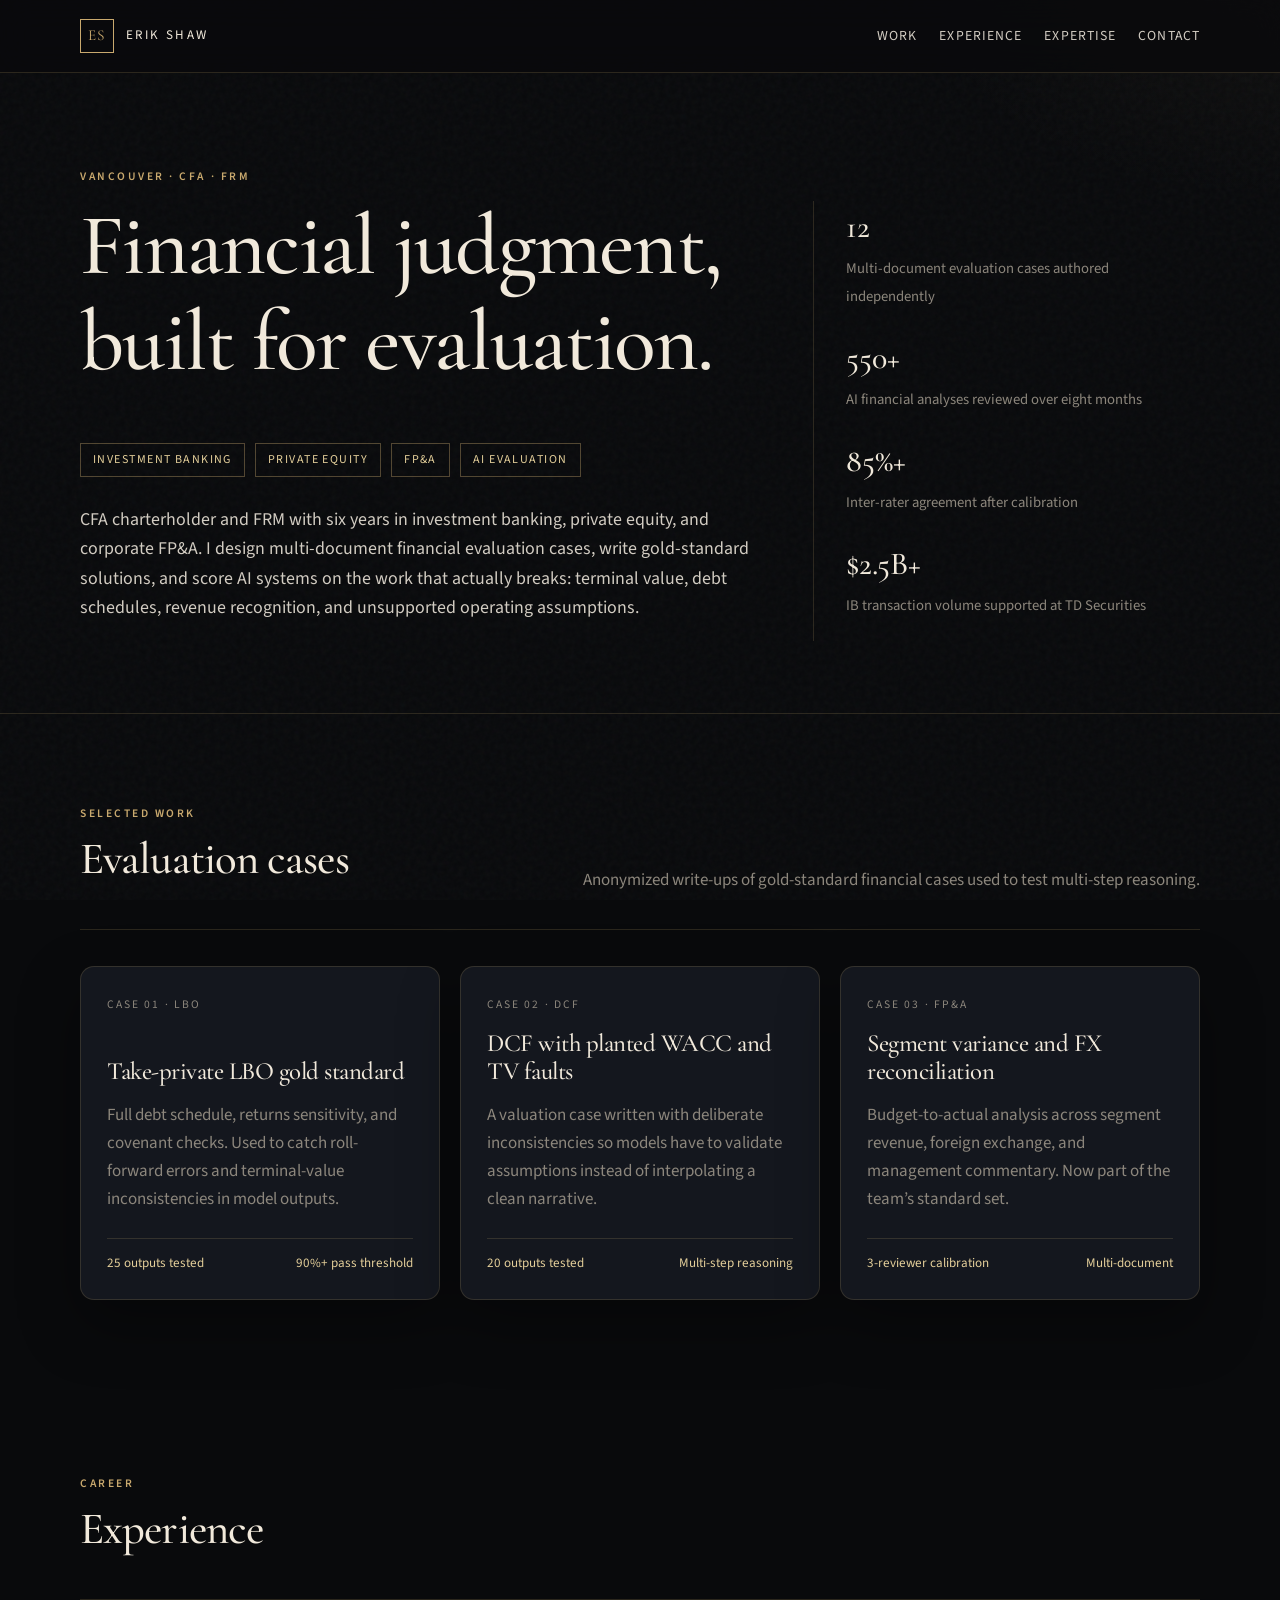
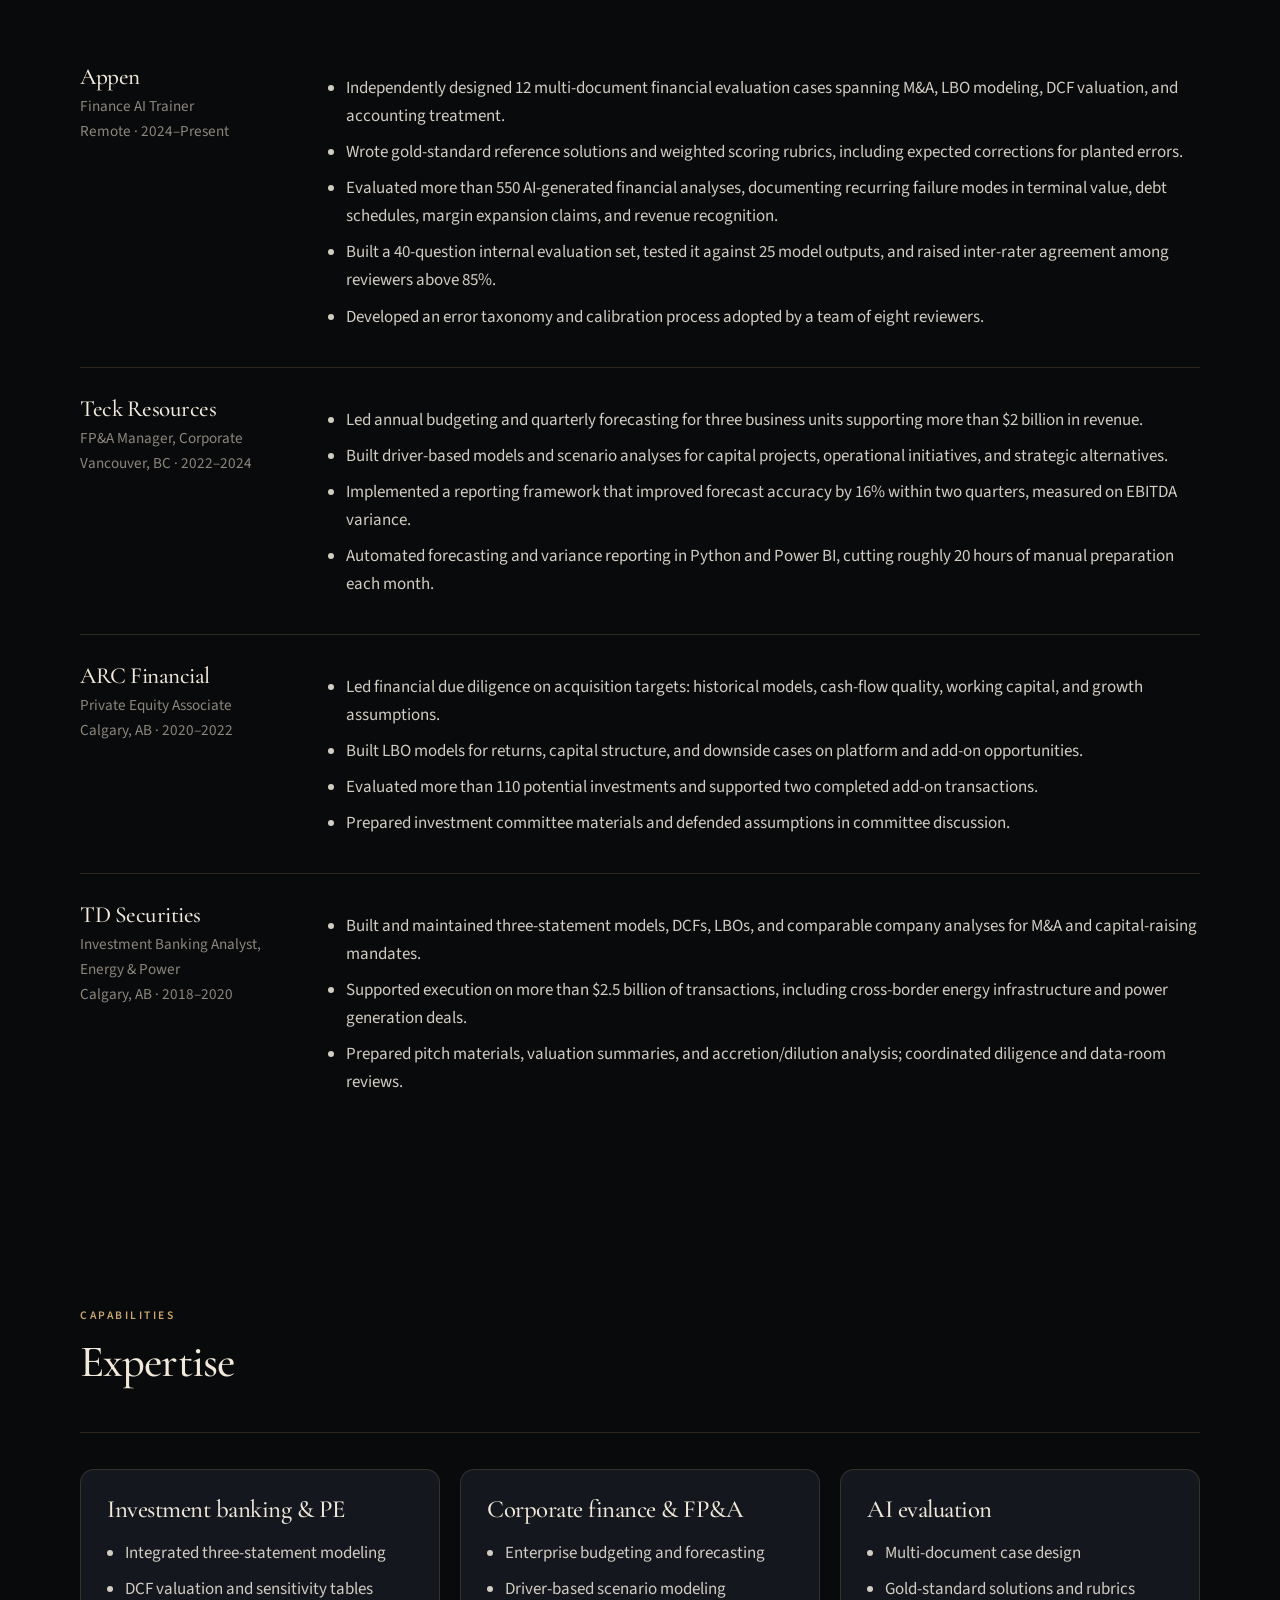
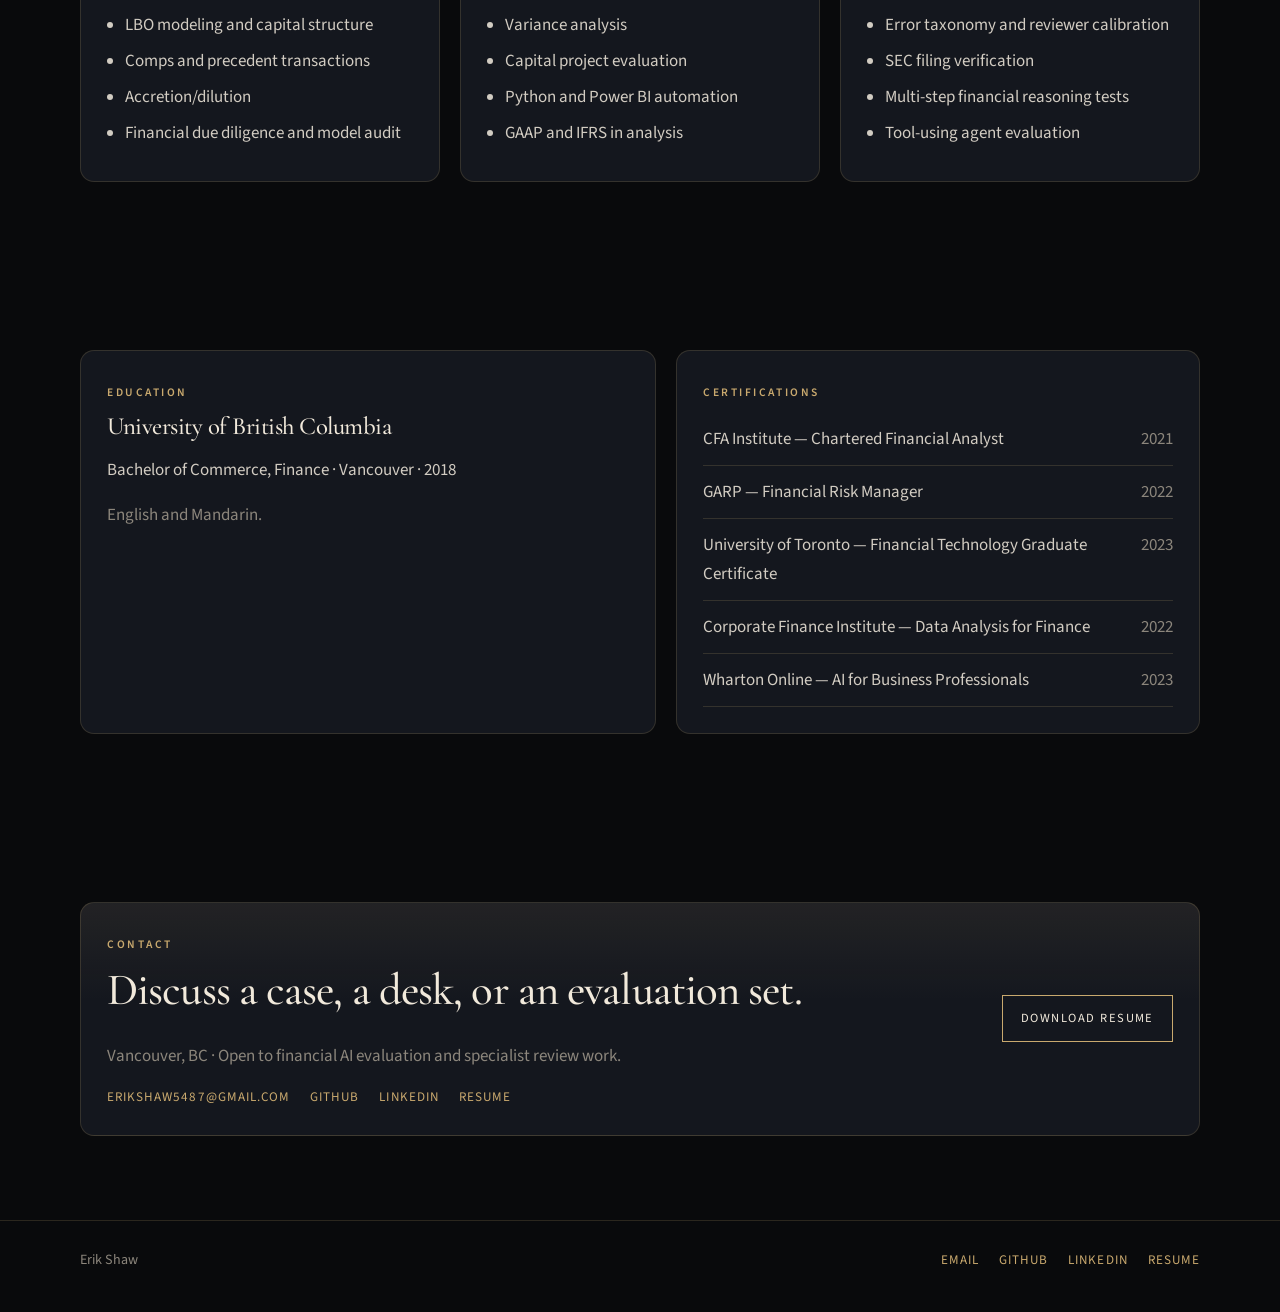
<file: index.html>
<!DOCTYPE html>
<html lang="en">
<head>
  <meta charset="UTF-8">
  <meta name="viewport" content="width=device-width, initial-scale=1.0">
  <title>Erik Shaw — Investment Banking, Private Equity, Financial AI Evaluation</title>
  <meta name="description" content="CFA charterholder and FRM. Six years in investment banking, private equity, and corporate FP&amp;A, now designing and evaluating AI reasoning on complex financial problems.">
  <meta property="og:title" content="Erik Shaw — Financial AI Evaluation">
  <meta property="og:description" content="Investment banking, private equity, and financial AI evaluation. CFA, FRM. Vancouver.">
  <meta property="og:type" content="website">
  <link rel="icon" href="favicon.svg" type="image/svg+xml">
  <link rel="preconnect" href="https://fonts.googleapis.com">
  <link rel="preconnect" href="https://fonts.gstatic.com" crossorigin>
  <link href="https://fonts.googleapis.com/css2?family=Cormorant+Garamond:ital,wght@0,500;0,600;1,500&family=Source+Sans+3:wght@400;500;600&display=swap" rel="stylesheet">
  <link rel="stylesheet" href="css/styles.css">
</head>
<body>
  <header class="site-header">
    <div class="wrap">
      <a class="brand" href="index.html">
        <span class="monogram">ES</span>
        <span class="brand-name">Erik Shaw</span>
      </a>
      <nav>
        <a href="#work">Work</a>
        <a href="#experience">Experience</a>
        <a href="#expertise">Expertise</a>
        <a href="#contact">Contact</a>
      </nav>
    </div>
  </header>

  <main>
    <section class="hero">
      <div class="wrap hero-grid">
        <div>
          <p class="eyebrow">Vancouver · CFA · FRM</p>
          <h1>Financial judgment, built for evaluation.</h1>
          <div class="creds">
            <span class="chip">Investment Banking</span>
            <span class="chip">Private Equity</span>
            <span class="chip">FP&amp;A</span>
            <span class="chip">AI Evaluation</span>
          </div>
          <p class="lede">CFA charterholder and FRM with six years in investment banking, private equity, and corporate FP&amp;A. I design multi-document financial evaluation cases, write gold-standard solutions, and score AI systems on the work that actually breaks: terminal value, debt schedules, revenue recognition, and unsupported operating assumptions.</p>
        </div>
        <aside class="hero-aside">
          <div class="stat">
            <b>12</b>
            <span>Multi-document evaluation cases authored independently</span>
          </div>
          <div class="stat">
            <b>550+</b>
            <span>AI financial analyses reviewed over eight months</span>
          </div>
          <div class="stat">
            <b>85%+</b>
            <span>Inter-rater agreement after calibration</span>
          </div>
          <div class="stat">
            <b>$2.5B+</b>
            <span>IB transaction volume supported at TD Securities</span>
          </div>
        </aside>
      </div>
    </section>

    <section id="work">
      <div class="wrap">
        <div class="section-head">
          <div>
            <p class="eyebrow">Selected work</p>
            <h2>Evaluation cases</h2>
          </div>
          <p class="muted">Anonymized write-ups of gold-standard financial cases used to test multi-step reasoning.</p>
        </div>
        <div class="cards">
          <a class="card" href="work/lbo.html">
            <p class="card-kicker">Case 01 · LBO</p>
            <h3>Take-private LBO gold standard</h3>
            <p>Full debt schedule, returns sensitivity, and covenant checks. Used to catch roll-forward errors and terminal-value inconsistencies in model outputs.</p>
            <div class="card-meta">
              <span>25 outputs tested</span>
              <span>90%+ pass threshold</span>
            </div>
          </a>
          <a class="card" href="work/dcf.html">
            <p class="card-kicker">Case 02 · DCF</p>
            <h3>DCF with planted WACC and TV faults</h3>
            <p>A valuation case written with deliberate inconsistencies so models have to validate assumptions instead of interpolating a clean narrative.</p>
            <div class="card-meta">
              <span>20 outputs tested</span>
              <span>Multi-step reasoning</span>
            </div>
          </a>
          <a class="card" href="work/fpa.html">
            <p class="card-kicker">Case 03 · FP&amp;A</p>
            <h3>Segment variance and FX reconciliation</h3>
            <p>Budget-to-actual analysis across segment revenue, foreign exchange, and management commentary. Now part of the team’s standard set.</p>
            <div class="card-meta">
              <span>3-reviewer calibration</span>
              <span>Multi-document</span>
            </div>
          </a>
        </div>
      </div>
    </section>

    <section id="experience">
      <div class="wrap">
        <div class="section-head">
          <div>
            <p class="eyebrow">Career</p>
            <h2>Experience</h2>
          </div>
        </div>
        <div class="timeline">
          <article class="job">
            <div>
              <h3 class="job-org">Appen</h3>
              <p class="job-role">Finance AI Trainer</p>
              <p class="job-place">Remote · 2024–Present</p>
            </div>
            <div>
              <ul>
                <li>Independently designed 12 multi-document financial evaluation cases spanning M&amp;A, LBO modeling, DCF valuation, and accounting treatment.</li>
                <li>Wrote gold-standard reference solutions and weighted scoring rubrics, including expected corrections for planted errors.</li>
                <li>Evaluated more than 550 AI-generated financial analyses, documenting recurring failure modes in terminal value, debt schedules, margin expansion claims, and revenue recognition.</li>
                <li>Built a 40-question internal evaluation set, tested it against 25 model outputs, and raised inter-rater agreement among reviewers above 85%.</li>
                <li>Developed an error taxonomy and calibration process adopted by a team of eight reviewers.</li>
              </ul>
            </div>
          </article>
          <article class="job">
            <div>
              <h3 class="job-org">Teck Resources</h3>
              <p class="job-role">FP&amp;A Manager, Corporate</p>
              <p class="job-place">Vancouver, BC · 2022–2024</p>
            </div>
            <div>
              <ul>
                <li>Led annual budgeting and quarterly forecasting for three business units supporting more than $2 billion in revenue.</li>
                <li>Built driver-based models and scenario analyses for capital projects, operational initiatives, and strategic alternatives.</li>
                <li>Implemented a reporting framework that improved forecast accuracy by 16% within two quarters, measured on EBITDA variance.</li>
                <li>Automated forecasting and variance reporting in Python and Power BI, cutting roughly 20 hours of manual preparation each month.</li>
              </ul>
            </div>
          </article>
          <article class="job">
            <div>
              <h3 class="job-org">ARC Financial</h3>
              <p class="job-role">Private Equity Associate</p>
              <p class="job-place">Calgary, AB · 2020–2022</p>
            </div>
            <div>
              <ul>
                <li>Led financial due diligence on acquisition targets: historical models, cash-flow quality, working capital, and growth assumptions.</li>
                <li>Built LBO models for returns, capital structure, and downside cases on platform and add-on opportunities.</li>
                <li>Evaluated more than 110 potential investments and supported two completed add-on transactions.</li>
                <li>Prepared investment committee materials and defended assumptions in committee discussion.</li>
              </ul>
            </div>
          </article>
          <article class="job">
            <div>
              <h3 class="job-org">TD Securities</h3>
              <p class="job-role">Investment Banking Analyst, Energy &amp; Power</p>
              <p class="job-place">Calgary, AB · 2018–2020</p>
            </div>
            <div>
              <ul>
                <li>Built and maintained three-statement models, DCFs, LBOs, and comparable company analyses for M&amp;A and capital-raising mandates.</li>
                <li>Supported execution on more than $2.5 billion of transactions, including cross-border energy infrastructure and power generation deals.</li>
                <li>Prepared pitch materials, valuation summaries, and accretion/dilution analysis; coordinated diligence and data-room reviews.</li>
              </ul>
            </div>
          </article>
        </div>
      </div>
    </section>

    <section id="expertise">
      <div class="wrap">
        <div class="section-head">
          <div>
            <p class="eyebrow">Capabilities</p>
            <h2>Expertise</h2>
          </div>
        </div>
        <div class="columns">
          <div class="panel">
            <h3>Investment banking &amp; PE</h3>
            <ul>
              <li>Integrated three-statement modeling</li>
              <li>DCF valuation and sensitivity tables</li>
              <li>LBO modeling and capital structure</li>
              <li>Comps and precedent transactions</li>
              <li>Accretion/dilution</li>
              <li>Financial due diligence and model audit</li>
            </ul>
          </div>
          <div class="panel">
            <h3>Corporate finance &amp; FP&amp;A</h3>
            <ul>
              <li>Enterprise budgeting and forecasting</li>
              <li>Driver-based scenario modeling</li>
              <li>Variance analysis</li>
              <li>Capital project evaluation</li>
              <li>Python and Power BI automation</li>
              <li>GAAP and IFRS in analysis</li>
            </ul>
          </div>
          <div class="panel">
            <h3>AI evaluation</h3>
            <ul>
              <li>Multi-document case design</li>
              <li>Gold-standard solutions and rubrics</li>
              <li>Error taxonomy and reviewer calibration</li>
              <li>SEC filing verification</li>
              <li>Multi-step financial reasoning tests</li>
              <li>Tool-using agent evaluation</li>
            </ul>
          </div>
        </div>
      </div>
    </section>

    <section id="education">
      <div class="wrap certs">
        <div class="panel">
          <p class="eyebrow">Education</p>
          <h3>University of British Columbia</h3>
          <p>Bachelor of Commerce, Finance · Vancouver · 2018</p>
          <p class="muted">English and Mandarin.</p>
        </div>
        <div class="panel">
          <p class="eyebrow">Certifications</p>
          <ul class="cert-list">
            <li>CFA Institute — Chartered Financial Analyst <span>2021</span></li>
            <li>GARP — Financial Risk Manager <span>2022</span></li>
            <li>University of Toronto — Financial Technology Graduate Certificate <span>2023</span></li>
            <li>Corporate Finance Institute — Data Analysis for Finance <span>2022</span></li>
            <li>Wharton Online — AI for Business Professionals <span>2023</span></li>
          </ul>
        </div>
      </div>
    </section>

    <section id="contact">
      <div class="wrap">
        <div class="panel contact-panel">
          <div>
            <p class="eyebrow">Contact</p>
            <h2>Discuss a case, a desk, or an evaluation set.</h2>
            <p class="muted">Vancouver, BC · Open to financial AI evaluation and specialist review work.</p>
            <p class="socials">
              <a href="mailto:erikshaw5487@gmail.com">erikshaw5487@gmail.com</a>
              <a href="https://github.com/erikshaw5487-cell" target="_blank" rel="noopener">GitHub</a>
              <a href="https://www.linkedin.com/in/erik-shaw-37536144a/" target="_blank" rel="noopener">LinkedIn</a>
              <a href="Erik-Shaw-Resume.pdf">Resume</a>
            </p>
          </div>
          <a class="btn" href="Erik-Shaw-Resume.pdf">Download resume</a>
        </div>
      </div>
    </section>
  </main>

  <footer class="site-footer">
    <div class="wrap">
      <span>Erik Shaw</span>
      <p class="socials">
        <a href="mailto:erikshaw5487@gmail.com">Email</a>
        <a href="https://github.com/erikshaw5487-cell" target="_blank" rel="noopener">GitHub</a>
        <a href="https://www.linkedin.com/in/erik-shaw-37536144a/" target="_blank" rel="noopener">LinkedIn</a>
        <a href="Erik-Shaw-Resume.pdf">Resume</a>
      </p>
    </div>
  </footer>
</body>
</html>
</file>
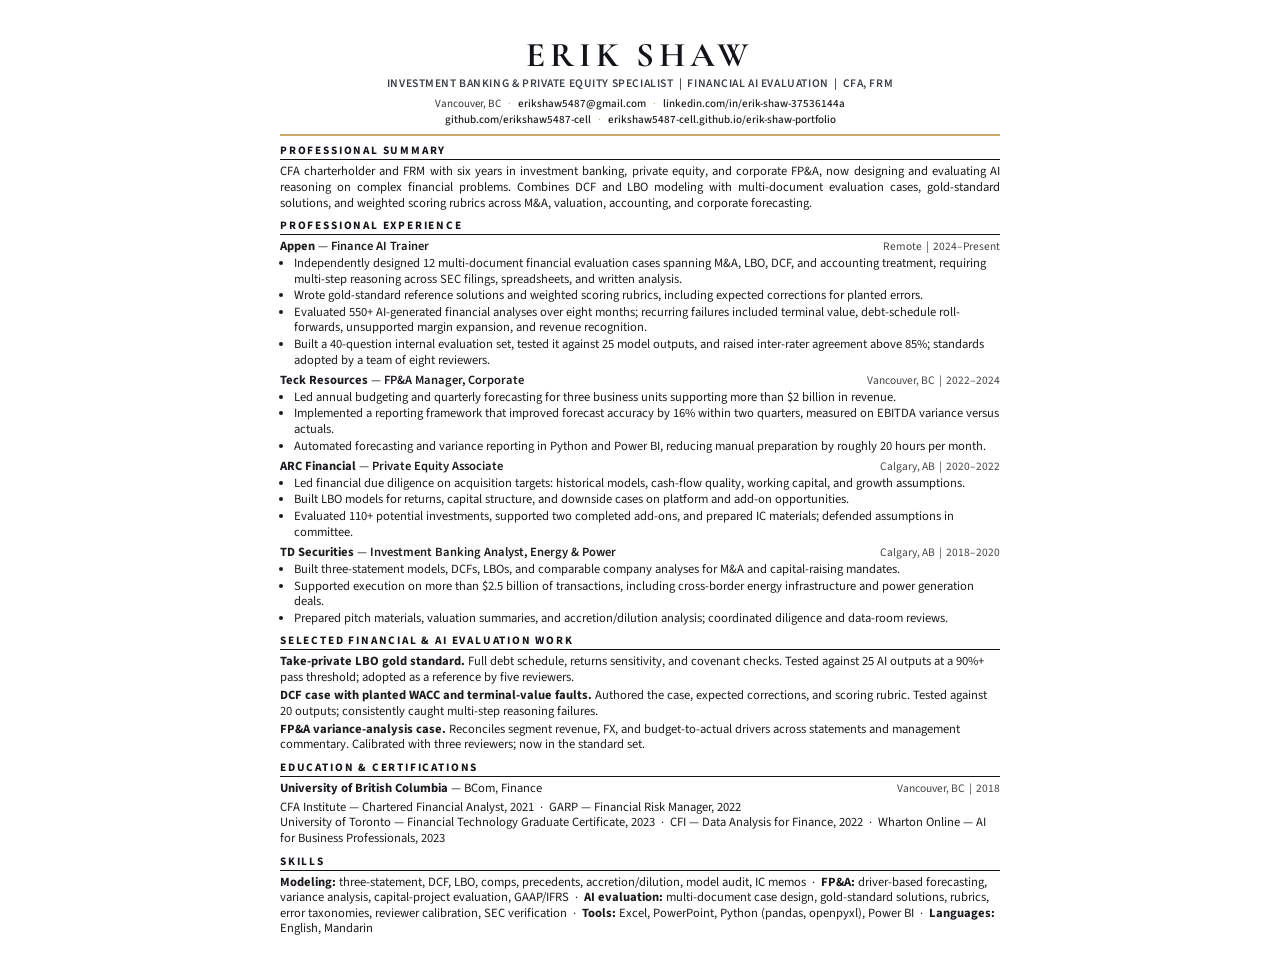
<file: resume.html>
<!DOCTYPE html>
<html lang="en">
<head>
  <meta charset="UTF-8">
  <meta name="viewport" content="width=device-width, initial-scale=1.0">
  <title>Erik Shaw — Resume</title>
  <link rel="preconnect" href="https://fonts.googleapis.com">
  <link rel="preconnect" href="https://fonts.gstatic.com" crossorigin>
  <link href="https://fonts.googleapis.com/css2?family=Cormorant+Garamond:wght@600;700&family=Source+Sans+3:wght@400;500;600;700&display=swap" rel="stylesheet">
  <style>
    @page {
      size: letter;
      margin: 0.38in 0.48in 0.36in;
    }

    * { box-sizing: border-box; }

    html, body {
      margin: 0;
      padding: 0;
      background: #fff;
      color: #1a1c1f;
      font-family: "Source Sans 3", "Calibri", "Segoe UI", sans-serif;
      font-size: 9.45pt;
      line-height: 1.24;
      -webkit-print-color-adjust: exact;
      print-color-adjust: exact;
    }

    .page {
      max-width: 8.5in;
      margin: 0 auto;
      padding: 0.4in 0.5in;
    }

    @media print {
      .page { padding: 0; max-width: none; }
    }

    header {
      text-align: center;
      border-bottom: 1.5pt solid #c9a96e;
      padding-bottom: 7px;
      margin-bottom: 8px;
    }

    h1 {
      font-family: "Cormorant Garamond", Georgia, serif;
      font-size: 26pt;
      font-weight: 700;
      letter-spacing: 0.14em;
      margin: 0 0 2px;
      color: #12141a;
      line-height: 1;
    }

    .headline {
      font-size: 8.7pt;
      font-weight: 600;
      letter-spacing: 0.05em;
      text-transform: uppercase;
      color: #3a3f4a;
      margin: 4px 0 5px;
    }

    .contact {
      font-size: 8.3pt;
      color: #333;
      line-height: 1.4;
      margin: 0;
    }

    .contact a {
      color: #1a1c1f;
      text-decoration: none;
      font-weight: 500;
    }

    .sep { color: #c9a96e; padding: 0 5px; }

    h2 {
      font-size: 8.5pt;
      font-weight: 700;
      letter-spacing: 0.16em;
      text-transform: uppercase;
      color: #12141a;
      border-bottom: 0.65pt solid #12141a;
      margin: 8px 0 4px;
      padding-bottom: 1px;
    }

    .summary { margin: 0; text-align: justify; }

    .job { margin-bottom: 5px; }

    .job-head {
      display: flex;
      justify-content: space-between;
      align-items: baseline;
      gap: 10px;
    }

    .job-org { font-weight: 700; }
    .job-title { font-weight: 600; }

    .job-meta {
      font-size: 8.6pt;
      color: #444;
      white-space: nowrap;
    }

    .job-sub {
      font-size: 8.7pt;
      color: #444;
      font-style: italic;
      margin: 0;
    }

    ul {
      margin: 1px 0 0;
      padding-left: 14px;
    }

    li { margin-bottom: 1px; }

    .work p {
      margin: 0 0 2.5px;
    }

    .inline-row {
      display: flex;
      justify-content: space-between;
      gap: 16px;
      align-items: baseline;
    }

    .muted { color: #444; }
  </style>
</head>
<body>
  <div class="page">
    <header>
      <h1>ERIK SHAW</h1>
      <p class="headline">Investment Banking &amp; Private Equity Specialist &nbsp;|&nbsp; Financial AI Evaluation &nbsp;|&nbsp; CFA, FRM</p>
      <p class="contact">
        Vancouver, BC
        <span class="sep">·</span>
        <a href="mailto:erikshaw5487@gmail.com">erikshaw5487@gmail.com</a>
        <span class="sep">·</span>
        <a href="https://www.linkedin.com/in/erik-shaw-37536144a/">linkedin.com/in/erik-shaw-37536144a</a><br>
        <a href="https://github.com/erikshaw5487-cell">github.com/erikshaw5487-cell</a>
        <span class="sep">·</span>
        <a href="https://erikshaw5487-cell.github.io/erik-shaw-portfolio/">erikshaw5487-cell.github.io/erik-shaw-portfolio</a>
      </p>
    </header>

    <h2>Professional Summary</h2>
    <p class="summary">CFA charterholder and FRM with six years in investment banking, private equity, and corporate FP&amp;A, now designing and evaluating AI reasoning on complex financial problems. Combines DCF and LBO modeling with multi-document evaluation cases, gold-standard solutions, and weighted scoring rubrics across M&amp;A, valuation, accounting, and corporate forecasting.</p>

    <h2>Professional Experience</h2>

    <article class="job">
      <div class="job-head">
        <div><span class="job-org">Appen</span> — <span class="job-title">Finance AI Trainer</span></div>
        <div class="job-meta">Remote &nbsp;|&nbsp; 2024–Present</div>
      </div>
      <ul>
        <li>Independently designed 12 multi-document financial evaluation cases spanning M&amp;A, LBO, DCF, and accounting treatment, requiring multi-step reasoning across SEC filings, spreadsheets, and written analysis.</li>
        <li>Wrote gold-standard reference solutions and weighted scoring rubrics, including expected corrections for planted errors.</li>
        <li>Evaluated 550+ AI-generated financial analyses over eight months; recurring failures included terminal value, debt-schedule roll-forwards, unsupported margin expansion, and revenue recognition.</li>
        <li>Built a 40-question internal evaluation set, tested it against 25 model outputs, and raised inter-rater agreement above 85%; standards adopted by a team of eight reviewers.</li>
      </ul>
    </article>

    <article class="job">
      <div class="job-head">
        <div><span class="job-org">Teck Resources</span> — <span class="job-title">FP&amp;A Manager, Corporate</span></div>
        <div class="job-meta">Vancouver, BC &nbsp;|&nbsp; 2022–2024</div>
      </div>
      <ul>
        <li>Led annual budgeting and quarterly forecasting for three business units supporting more than $2 billion in revenue.</li>
        <li>Implemented a reporting framework that improved forecast accuracy by 16% within two quarters, measured on EBITDA variance versus actuals.</li>
        <li>Automated forecasting and variance reporting in Python and Power BI, reducing manual preparation by roughly 20 hours per month.</li>
      </ul>
    </article>

    <article class="job">
      <div class="job-head">
        <div><span class="job-org">ARC Financial</span> — <span class="job-title">Private Equity Associate</span></div>
        <div class="job-meta">Calgary, AB &nbsp;|&nbsp; 2020–2022</div>
      </div>
      <ul>
        <li>Led financial due diligence on acquisition targets: historical models, cash-flow quality, working capital, and growth assumptions.</li>
        <li>Built LBO models for returns, capital structure, and downside cases on platform and add-on opportunities.</li>
        <li>Evaluated 110+ potential investments, supported two completed add-ons, and prepared IC materials; defended assumptions in committee.</li>
      </ul>
    </article>

    <article class="job">
      <div class="job-head">
        <div><span class="job-org">TD Securities</span> — <span class="job-title">Investment Banking Analyst, Energy &amp; Power</span></div>
        <div class="job-meta">Calgary, AB &nbsp;|&nbsp; 2018–2020</div>
      </div>
      <ul>
        <li>Built three-statement models, DCFs, LBOs, and comparable company analyses for M&amp;A and capital-raising mandates.</li>
        <li>Supported execution on more than $2.5 billion of transactions, including cross-border energy infrastructure and power generation deals.</li>
        <li>Prepared pitch materials, valuation summaries, and accretion/dilution analysis; coordinated diligence and data-room reviews.</li>
      </ul>
    </article>

    <h2>Selected Financial &amp; AI Evaluation Work</h2>
    <div class="work">
      <p><strong>Take-private LBO gold standard.</strong> Full debt schedule, returns sensitivity, and covenant checks. Tested against 25 AI outputs at a 90%+ pass threshold; adopted as a reference by five reviewers.</p>
      <p><strong>DCF case with planted WACC and terminal-value faults.</strong> Authored the case, expected corrections, and scoring rubric. Tested against 20 outputs; consistently caught multi-step reasoning failures.</p>
      <p><strong>FP&amp;A variance-analysis case.</strong> Reconciles segment revenue, FX, and budget-to-actual drivers across statements and management commentary. Calibrated with three reviewers; now in the standard set.</p>
    </div>

    <h2>Education &amp; Certifications</h2>
    <div class="inline-row">
      <div>
        <span class="job-org">University of British Columbia</span> — BCom, Finance
      </div>
      <div class="job-meta">Vancouver, BC &nbsp;|&nbsp; 2018</div>
    </div>
    <p style="margin:3px 0 0;">
      CFA Institute — Chartered Financial Analyst, 2021 &nbsp;·&nbsp; GARP — Financial Risk Manager, 2022<br>
      University of Toronto — Financial Technology Graduate Certificate, 2023 &nbsp;·&nbsp; CFI — Data Analysis for Finance, 2022 &nbsp;·&nbsp; Wharton Online — AI for Business Professionals, 2023
    </p>

    <h2>Skills</h2>
    <p style="margin:0;">
      <strong>Modeling:</strong> three-statement, DCF, LBO, comps, precedents, accretion/dilution, model audit, IC memos &nbsp;·&nbsp;
      <strong>FP&amp;A:</strong> driver-based forecasting, variance analysis, capital-project evaluation, GAAP/IFRS &nbsp;·&nbsp;
      <strong>AI evaluation:</strong> multi-document case design, gold-standard solutions, rubrics, error taxonomies, reviewer calibration, SEC verification &nbsp;·&nbsp;
      <strong>Tools:</strong> Excel, PowerPoint, Python (pandas, openpyxl), Power BI &nbsp;·&nbsp;
      <strong>Languages:</strong> English, Mandarin
    </p>
  </div>
</body>
</html>
</file>
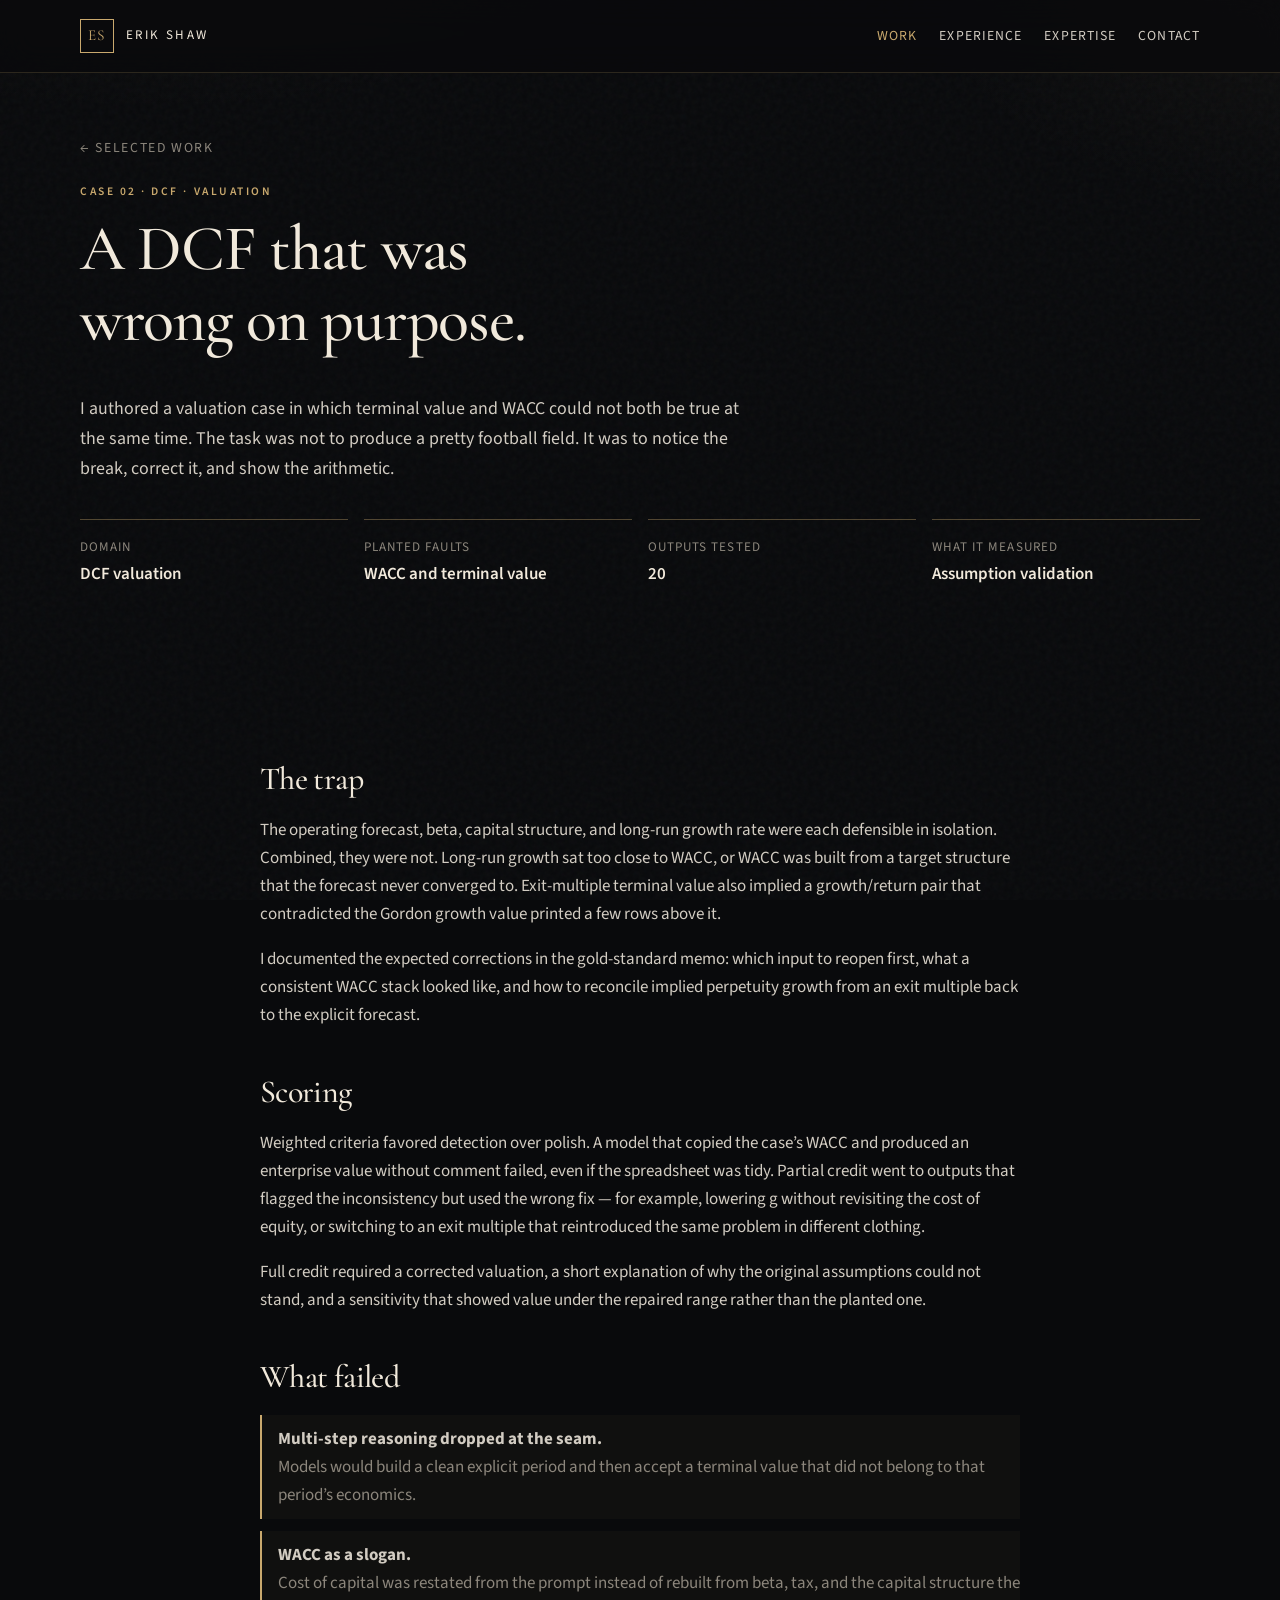
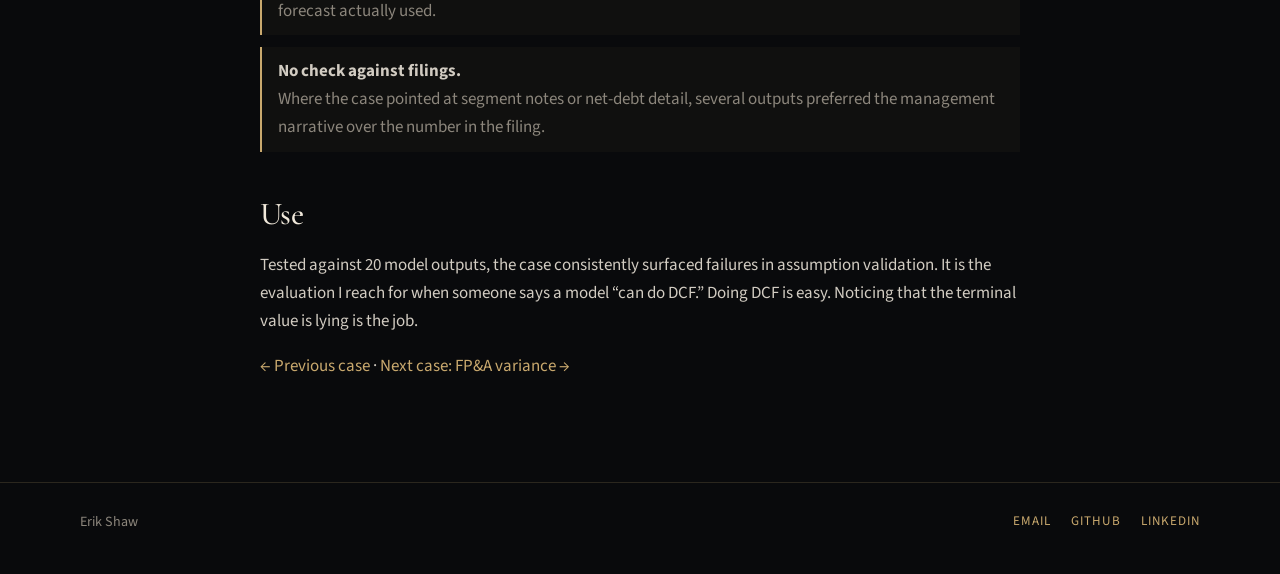
<file: work/dcf.html>
<!DOCTYPE html>
<html lang="en">
<head>
  <meta charset="UTF-8">
  <meta name="viewport" content="width=device-width, initial-scale=1.0">
  <title>DCF with planted WACC and TV faults — Erik Shaw</title>
  <meta name="description" content="Anonymized DCF evaluation case with deliberate terminal value and WACC inconsistencies, tested against 20 model outputs.">
  <link rel="icon" href="../favicon.svg" type="image/svg+xml">
  <link rel="preconnect" href="https://fonts.googleapis.com">
  <link rel="preconnect" href="https://fonts.gstatic.com" crossorigin>
  <link href="https://fonts.googleapis.com/css2?family=Cormorant+Garamond:ital,wght@0,500;0,600;1,500&family=Source+Sans+3:wght@400;500;600&display=swap" rel="stylesheet">
  <link rel="stylesheet" href="../css/styles.css">
</head>
<body>
  <header class="site-header">
    <div class="wrap">
      <a class="brand" href="../index.html">
        <span class="monogram">ES</span>
        <span class="brand-name">Erik Shaw</span>
      </a>
      <nav>
        <a href="../index.html#work" aria-current="page">Work</a>
        <a href="../index.html#experience">Experience</a>
        <a href="../index.html#expertise">Expertise</a>
        <a href="../index.html#contact">Contact</a>
      </nav>
    </div>
  </header>

  <main>
    <section class="case-hero">
      <div class="wrap">
        <a class="back" href="../index.html#work">← Selected work</a>
        <p class="eyebrow" style="margin-top:22px">Case 02 · DCF · Valuation</p>
        <h1>A DCF that was wrong on purpose.</h1>
        <p class="lede">I authored a valuation case in which terminal value and WACC could not both be true at the same time. The task was not to produce a pretty football field. It was to notice the break, correct it, and show the arithmetic.</p>
        <div class="meta-grid">
          <div><span>Domain</span><b>DCF valuation</b></div>
          <div><span>Planted faults</span><b>WACC and terminal value</b></div>
          <div><span>Outputs tested</span><b>20</b></div>
          <div><span>What it measured</span><b>Assumption validation</b></div>
        </div>
      </div>
    </section>

    <section>
      <div class="wrap prose">
        <h2>The trap</h2>
        <p>The operating forecast, beta, capital structure, and long-run growth rate were each defensible in isolation. Combined, they were not. Long-run growth sat too close to WACC, or WACC was built from a target structure that the forecast never converged to. Exit-multiple terminal value also implied a growth/return pair that contradicted the Gordon growth value printed a few rows above it.</p>
        <p>I documented the expected corrections in the gold-standard memo: which input to reopen first, what a consistent WACC stack looked like, and how to reconcile implied perpetuity growth from an exit multiple back to the explicit forecast.</p>

        <h2>Scoring</h2>
        <p>Weighted criteria favored detection over polish. A model that copied the case’s WACC and produced an enterprise value without comment failed, even if the spreadsheet was tidy. Partial credit went to outputs that flagged the inconsistency but used the wrong fix — for example, lowering g without revisiting the cost of equity, or switching to an exit multiple that reintroduced the same problem in different clothing.</p>
        <p>Full credit required a corrected valuation, a short explanation of why the original assumptions could not stand, and a sensitivity that showed value under the repaired range rather than the planted one.</p>

        <h2>What failed</h2>
        <div class="failure-list">
          <div>
            <strong>Multi-step reasoning dropped at the seam.</strong>
            <p class="muted" style="margin:0">Models would build a clean explicit period and then accept a terminal value that did not belong to that period’s economics.</p>
          </div>
          <div>
            <strong>WACC as a slogan.</strong>
            <p class="muted" style="margin:0">Cost of capital was restated from the prompt instead of rebuilt from beta, tax, and the capital structure the forecast actually used.</p>
          </div>
          <div>
            <strong>No check against filings.</strong>
            <p class="muted" style="margin:0">Where the case pointed at segment notes or net-debt detail, several outputs preferred the management narrative over the number in the filing.</p>
          </div>
        </div>

        <h2>Use</h2>
        <p>Tested against 20 model outputs, the case consistently surfaced failures in assumption validation. It is the evaluation I reach for when someone says a model “can do DCF.” Doing DCF is easy. Noticing that the terminal value is lying is the job.</p>
        <p><a href="lbo.html">← Previous case</a> · <a href="fpa.html">Next case: FP&amp;A variance →</a></p>
      </div>
    </section>
  </main>

  <footer class="site-footer">
    <div class="wrap">
      <span>Erik Shaw</span>
      <p class="socials">
        <a href="mailto:erikshaw5487@gmail.com">Email</a>
        <a href="https://github.com/erikshaw5487-cell" target="_blank" rel="noopener">GitHub</a>
        <a href="https://www.linkedin.com/in/erik-shaw-37536144a/" target="_blank" rel="noopener">LinkedIn</a>
      </p>
    </div>
  </footer>
</body>
</html>
</file>
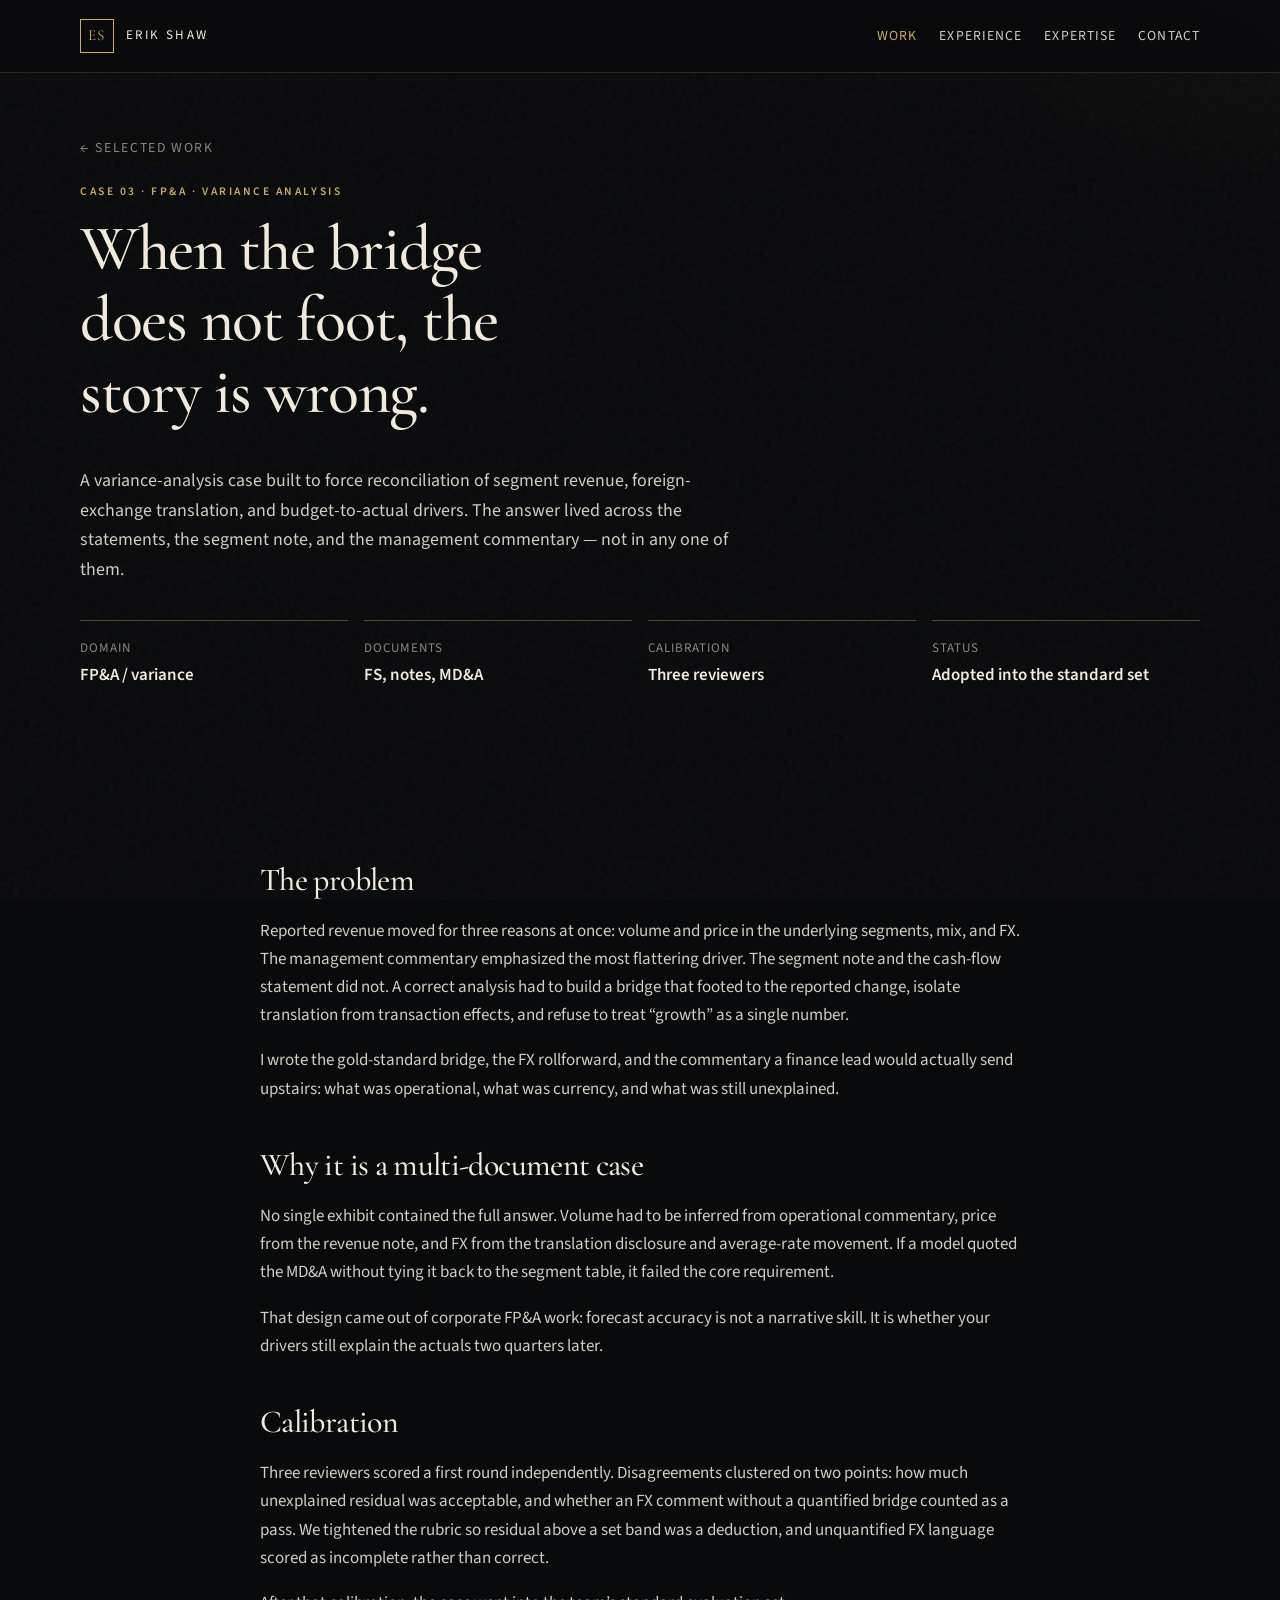
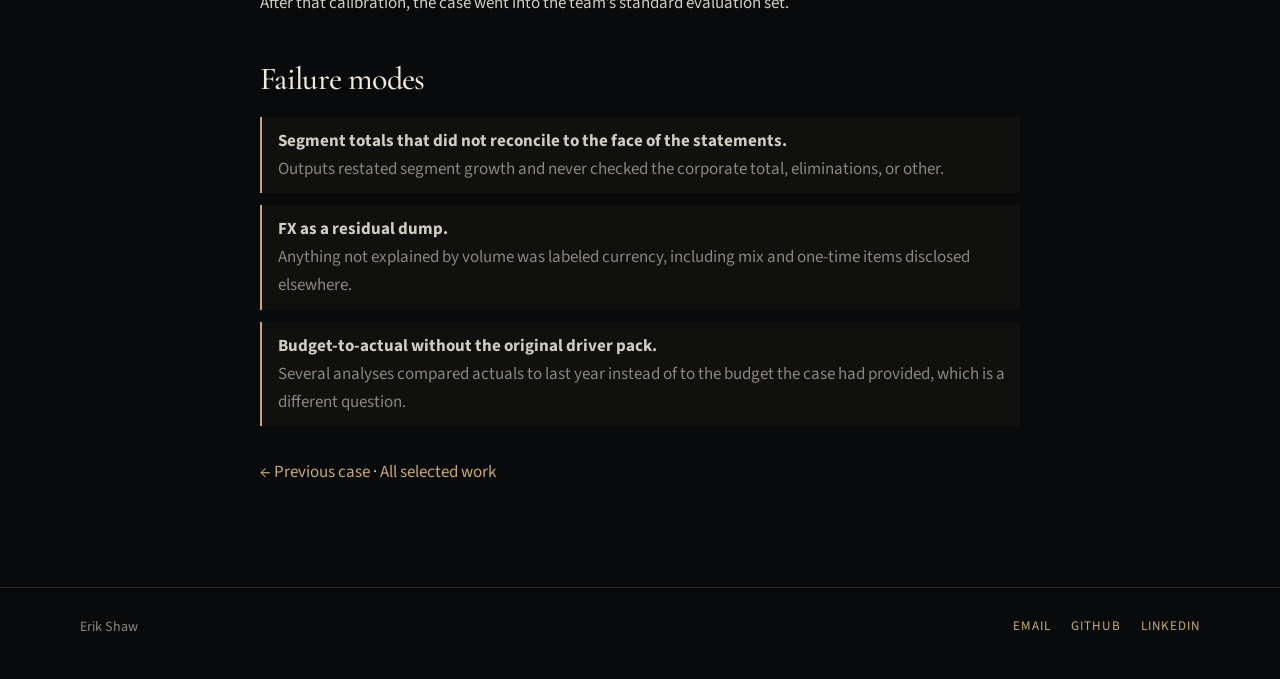
<file: work/fpa.html>
<!DOCTYPE html>
<html lang="en">
<head>
  <meta charset="UTF-8">
  <meta name="viewport" content="width=device-width, initial-scale=1.0">
  <title>Segment variance and FX reconciliation — Erik Shaw</title>
  <meta name="description" content="Anonymized FP&amp;A evaluation case reconciling segment revenue, foreign exchange, and budget-to-actual drivers across multiple documents.">
  <link rel="icon" href="../favicon.svg" type="image/svg+xml">
  <link rel="preconnect" href="https://fonts.googleapis.com">
  <link rel="preconnect" href="https://fonts.gstatic.com" crossorigin>
  <link href="https://fonts.googleapis.com/css2?family=Cormorant+Garamond:ital,wght@0,500;0,600;1,500&family=Source+Sans+3:wght@400;500;600&display=swap" rel="stylesheet">
  <link rel="stylesheet" href="../css/styles.css">
</head>
<body>
  <header class="site-header">
    <div class="wrap">
      <a class="brand" href="../index.html">
        <span class="monogram">ES</span>
        <span class="brand-name">Erik Shaw</span>
      </a>
      <nav>
        <a href="../index.html#work" aria-current="page">Work</a>
        <a href="../index.html#experience">Experience</a>
        <a href="../index.html#expertise">Expertise</a>
        <a href="../index.html#contact">Contact</a>
      </nav>
    </div>
  </header>

  <main>
    <section class="case-hero">
      <div class="wrap">
        <a class="back" href="../index.html#work">← Selected work</a>
        <p class="eyebrow" style="margin-top:22px">Case 03 · FP&amp;A · Variance analysis</p>
        <h1>When the bridge does not foot, the story is wrong.</h1>
        <p class="lede">A variance-analysis case built to force reconciliation of segment revenue, foreign-exchange translation, and budget-to-actual drivers. The answer lived across the statements, the segment note, and the management commentary — not in any one of them.</p>
        <div class="meta-grid">
          <div><span>Domain</span><b>FP&amp;A / variance</b></div>
          <div><span>Documents</span><b>FS, notes, MD&amp;A</b></div>
          <div><span>Calibration</span><b>Three reviewers</b></div>
          <div><span>Status</span><b>Adopted into the standard set</b></div>
        </div>
      </div>
    </section>

    <section>
      <div class="wrap prose">
        <h2>The problem</h2>
        <p>Reported revenue moved for three reasons at once: volume and price in the underlying segments, mix, and FX. The management commentary emphasized the most flattering driver. The segment note and the cash-flow statement did not. A correct analysis had to build a bridge that footed to the reported change, isolate translation from transaction effects, and refuse to treat “growth” as a single number.</p>
        <p>I wrote the gold-standard bridge, the FX rollforward, and the commentary a finance lead would actually send upstairs: what was operational, what was currency, and what was still unexplained.</p>

        <h2>Why it is a multi-document case</h2>
        <p>No single exhibit contained the full answer. Volume had to be inferred from operational commentary, price from the revenue note, and FX from the translation disclosure and average-rate movement. If a model quoted the MD&amp;A without tying it back to the segment table, it failed the core requirement.</p>
        <p>That design came out of corporate FP&amp;A work: forecast accuracy is not a narrative skill. It is whether your drivers still explain the actuals two quarters later.</p>

        <h2>Calibration</h2>
        <p>Three reviewers scored a first round independently. Disagreements clustered on two points: how much unexplained residual was acceptable, and whether an FX comment without a quantified bridge counted as a pass. We tightened the rubric so residual above a set band was a deduction, and unquantified FX language scored as incomplete rather than correct.</p>
        <p>After that calibration, the case went into the team’s standard evaluation set.</p>

        <h2>Failure modes</h2>
        <div class="failure-list">
          <div>
            <strong>Segment totals that did not reconcile to the face of the statements.</strong>
            <p class="muted" style="margin:0">Outputs restated segment growth and never checked the corporate total, eliminations, or other.</p>
          </div>
          <div>
            <strong>FX as a residual dump.</strong>
            <p class="muted" style="margin:0">Anything not explained by volume was labeled currency, including mix and one-time items disclosed elsewhere.</p>
          </div>
          <div>
            <strong>Budget-to-actual without the original driver pack.</strong>
            <p class="muted" style="margin:0">Several analyses compared actuals to last year instead of to the budget the case had provided, which is a different question.</p>
          </div>
        </div>

        <p><a href="dcf.html">← Previous case</a> · <a href="../index.html#work">All selected work</a></p>
      </div>
    </section>
  </main>

  <footer class="site-footer">
    <div class="wrap">
      <span>Erik Shaw</span>
      <p class="socials">
        <a href="mailto:erikshaw5487@gmail.com">Email</a>
        <a href="https://github.com/erikshaw5487-cell" target="_blank" rel="noopener">GitHub</a>
        <a href="https://www.linkedin.com/in/erik-shaw-37536144a/" target="_blank" rel="noopener">LinkedIn</a>
      </p>
    </div>
  </footer>
</body>
</html>
</file>
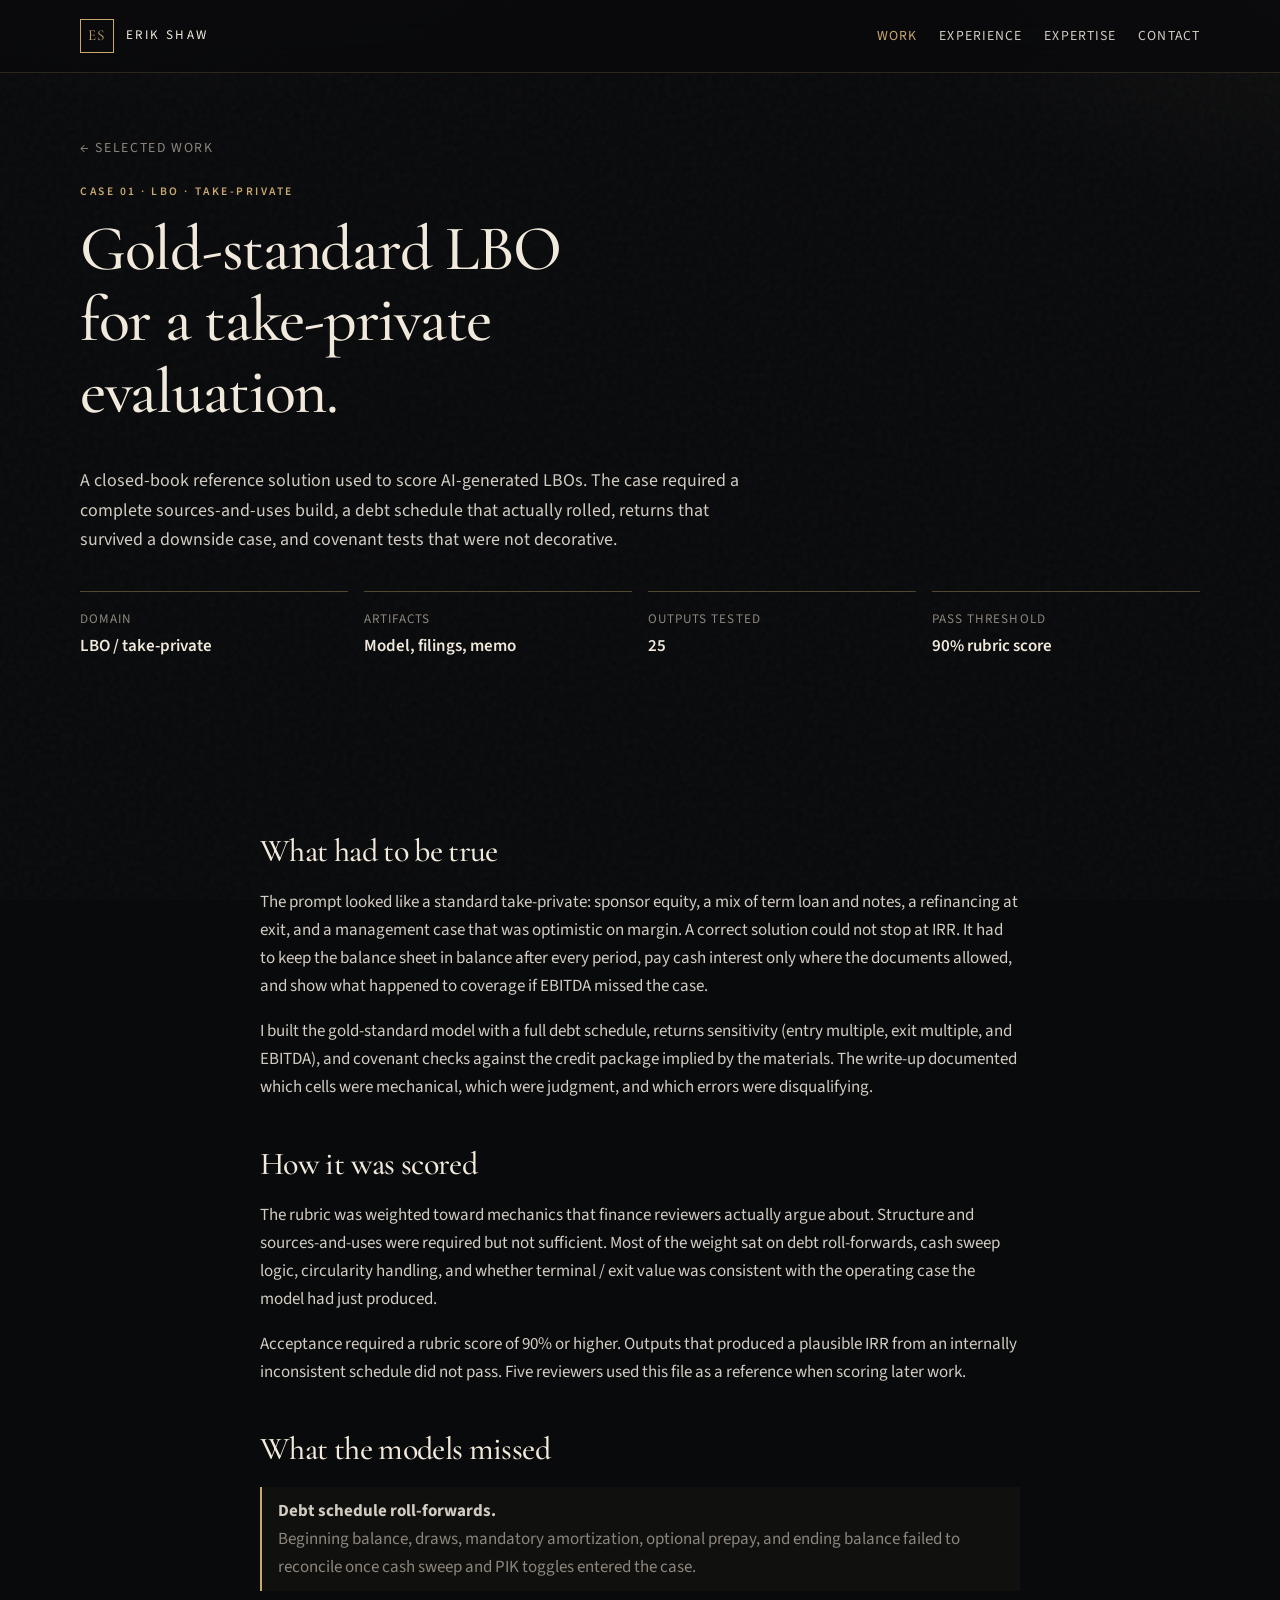
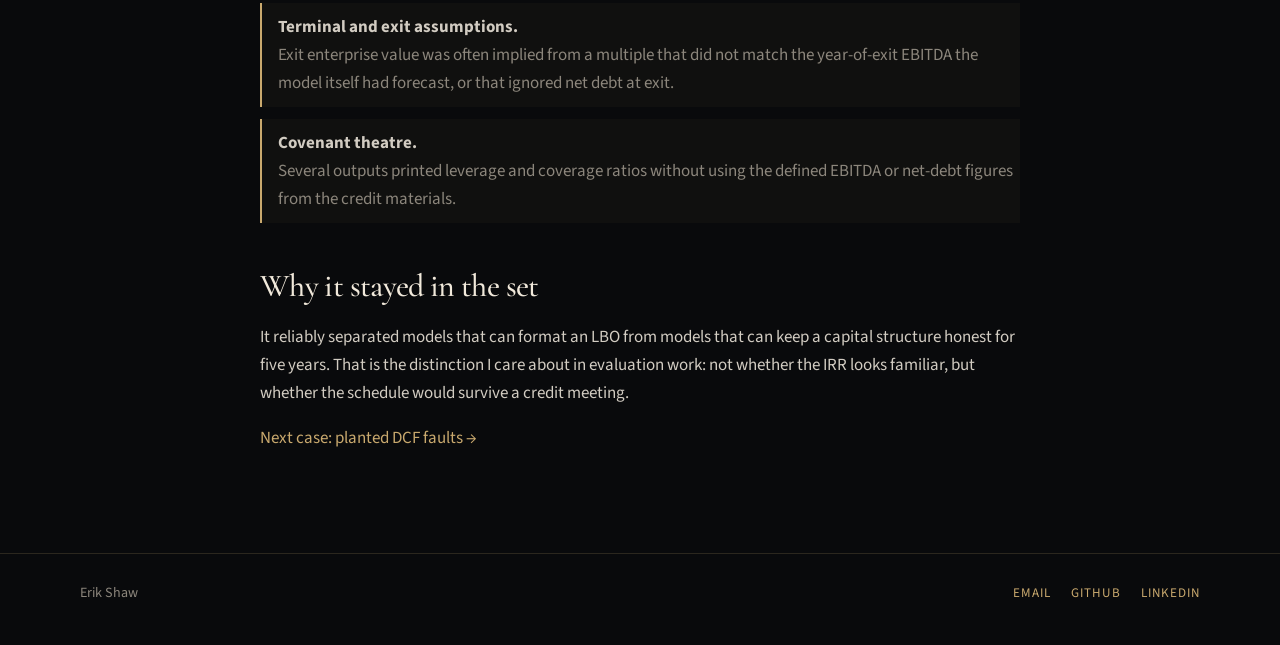
<file: work/lbo.html>
<!DOCTYPE html>
<html lang="en">
<head>
  <meta charset="UTF-8">
  <meta name="viewport" content="width=device-width, initial-scale=1.0">
  <title>Take-private LBO gold standard — Erik Shaw</title>
  <meta name="description" content="Anonymized LBO evaluation case: debt schedule, returns sensitivity, covenant checks, and a 90%+ acceptance threshold across 25 model outputs.">
  <link rel="icon" href="../favicon.svg" type="image/svg+xml">
  <link rel="preconnect" href="https://fonts.googleapis.com">
  <link rel="preconnect" href="https://fonts.gstatic.com" crossorigin>
  <link href="https://fonts.googleapis.com/css2?family=Cormorant+Garamond:ital,wght@0,500;0,600;1,500&family=Source+Sans+3:wght@400;500;600&display=swap" rel="stylesheet">
  <link rel="stylesheet" href="../css/styles.css">
</head>
<body>
  <header class="site-header">
    <div class="wrap">
      <a class="brand" href="../index.html">
        <span class="monogram">ES</span>
        <span class="brand-name">Erik Shaw</span>
      </a>
      <nav>
        <a href="../index.html#work" aria-current="page">Work</a>
        <a href="../index.html#experience">Experience</a>
        <a href="../index.html#expertise">Expertise</a>
        <a href="../index.html#contact">Contact</a>
      </nav>
    </div>
  </header>

  <main>
    <section class="case-hero">
      <div class="wrap">
        <a class="back" href="../index.html#work">← Selected work</a>
        <p class="eyebrow" style="margin-top:22px">Case 01 · LBO · Take-private</p>
        <h1>Gold-standard LBO for a take-private evaluation.</h1>
        <p class="lede">A closed-book reference solution used to score AI-generated LBOs. The case required a complete sources-and-uses build, a debt schedule that actually rolled, returns that survived a downside case, and covenant tests that were not decorative.</p>
        <div class="meta-grid">
          <div><span>Domain</span><b>LBO / take-private</b></div>
          <div><span>Artifacts</span><b>Model, filings, memo</b></div>
          <div><span>Outputs tested</span><b>25</b></div>
          <div><span>Pass threshold</span><b>90% rubric score</b></div>
        </div>
      </div>
    </section>

    <section>
      <div class="wrap prose">
        <h2>What had to be true</h2>
        <p>The prompt looked like a standard take-private: sponsor equity, a mix of term loan and notes, a refinancing at exit, and a management case that was optimistic on margin. A correct solution could not stop at IRR. It had to keep the balance sheet in balance after every period, pay cash interest only where the documents allowed, and show what happened to coverage if EBITDA missed the case.</p>
        <p>I built the gold-standard model with a full debt schedule, returns sensitivity (entry multiple, exit multiple, and EBITDA), and covenant checks against the credit package implied by the materials. The write-up documented which cells were mechanical, which were judgment, and which errors were disqualifying.</p>

        <h2>How it was scored</h2>
        <p>The rubric was weighted toward mechanics that finance reviewers actually argue about. Structure and sources-and-uses were required but not sufficient. Most of the weight sat on debt roll-forwards, cash sweep logic, circularity handling, and whether terminal / exit value was consistent with the operating case the model had just produced.</p>
        <p>Acceptance required a rubric score of 90% or higher. Outputs that produced a plausible IRR from an internally inconsistent schedule did not pass. Five reviewers used this file as a reference when scoring later work.</p>

        <h2>What the models missed</h2>
        <div class="failure-list">
          <div>
            <strong>Debt schedule roll-forwards.</strong>
            <p class="muted" style="margin:0">Beginning balance, draws, mandatory amortization, optional prepay, and ending balance failed to reconcile once cash sweep and PIK toggles entered the case.</p>
          </div>
          <div>
            <strong>Terminal and exit assumptions.</strong>
            <p class="muted" style="margin:0">Exit enterprise value was often implied from a multiple that did not match the year-of-exit EBITDA the model itself had forecast, or that ignored net debt at exit.</p>
          </div>
          <div>
            <strong>Covenant theatre.</strong>
            <p class="muted" style="margin:0">Several outputs printed leverage and coverage ratios without using the defined EBITDA or net-debt figures from the credit materials.</p>
          </div>
        </div>

        <h2>Why it stayed in the set</h2>
        <p>It reliably separated models that can format an LBO from models that can keep a capital structure honest for five years. That is the distinction I care about in evaluation work: not whether the IRR looks familiar, but whether the schedule would survive a credit meeting.</p>
        <p><a href="dcf.html">Next case: planted DCF faults →</a></p>
      </div>
    </section>
  </main>

  <footer class="site-footer">
    <div class="wrap">
      <span>Erik Shaw</span>
      <p class="socials">
        <a href="mailto:erikshaw5487@gmail.com">Email</a>
        <a href="https://github.com/erikshaw5487-cell" target="_blank" rel="noopener">GitHub</a>
        <a href="https://www.linkedin.com/in/erik-shaw-37536144a/" target="_blank" rel="noopener">LinkedIn</a>
      </p>
    </div>
  </footer>
</body>
</html>
</file>
<file: css/styles.css>
:root {
  --bg: #090a0c;
  --bg-elevated: #101218;
  --card: #14171e;
  --card-hover: #1a1e28;
  --line: rgba(201, 169, 110, 0.18);
  --line-strong: rgba(201, 169, 110, 0.38);
  --gold: #c9a96e;
  --gold-bright: #e4cf9a;
  --cream: #f1e9db;
  --text: #d2ccc2;
  --muted: #8c867c;
  --ink: #060708;
  --shadow: 0 24px 60px rgba(0, 0, 0, 0.35);
  --radius: 14px;
  --max: 1120px;
}

*,
*::before,
*::after {
  box-sizing: border-box;
}

html {
  scroll-behavior: smooth;
}

body {
  margin: 0;
  color: var(--text);
  background:
    radial-gradient(1200px 600px at 12% -10%, rgba(201, 169, 110, 0.08), transparent 55%),
    radial-gradient(900px 500px at 100% 0%, rgba(201, 169, 110, 0.04), transparent 40%),
    var(--bg);
  font-family: "Source Sans 3", "Segoe UI", sans-serif;
  font-size: 17px;
  line-height: 1.65;
  min-height: 100vh;
}

body::before {
  content: "";
  position: fixed;
  inset: 0;
  pointer-events: none;
  opacity: 0.035;
  background-image: url("data:image/svg+xml,%3Csvg viewBox='0 0 200 200' xmlns='http://www.w3.org/2000/svg'%3E%3Cfilter id='n'%3E%3CfeTurbulence type='fractalNoise' baseFrequency='.85' numOctaves='4' stitchTiles='stitch'/%3E%3C/filter%3E%3Crect width='100%25' height='100%25' filter='url(%23n)'/%3E%3C/svg%3E");
  z-index: 0;
}

img {
  max-width: 100%;
}

a {
  color: var(--gold);
  text-decoration: none;
}

a:hover {
  color: var(--gold-bright);
}

.wrap {
  width: min(var(--max), calc(100% - 48px));
  margin: 0 auto;
  position: relative;
  z-index: 1;
}

.serif {
  font-family: "Cormorant Garamond", Georgia, serif;
}

.eyebrow {
  display: inline-block;
  color: var(--gold);
  letter-spacing: 0.22em;
  text-transform: uppercase;
  font-size: 0.72rem;
  font-weight: 600;
}

h1,
h2,
h3 {
  font-family: "Cormorant Garamond", Georgia, serif;
  color: var(--cream);
  font-weight: 500;
  letter-spacing: -0.02em;
  line-height: 1.12;
  margin: 0 0 0.6em;
}

h1 {
  font-size: clamp(3.1rem, 7vw, 5.4rem);
}

h2 {
  font-size: clamp(2rem, 4vw, 2.8rem);
}

h3 {
  font-size: 1.55rem;
}

p {
  margin: 0 0 1em;
}

.muted {
  color: var(--muted);
}

.site-header {
  position: sticky;
  top: 0;
  z-index: 20;
  backdrop-filter: blur(16px);
  background: rgba(9, 10, 12, 0.78);
  border-bottom: 1px solid var(--line);
}

.site-header .wrap {
  display: flex;
  align-items: center;
  justify-content: space-between;
  min-height: 72px;
  gap: 24px;
}

.brand {
  display: flex;
  align-items: center;
  gap: 12px;
  color: var(--cream);
}

.brand:hover {
  color: var(--gold-bright);
}

.monogram {
  width: 34px;
  height: 34px;
  border: 1px solid var(--gold);
  color: var(--gold);
  display: grid;
  place-items: center;
  font-family: "Cormorant Garamond", Georgia, serif;
  font-size: 0.95rem;
  letter-spacing: 0.08em;
}

.brand-name {
  font-size: 0.82rem;
  letter-spacing: 0.18em;
  text-transform: uppercase;
}

nav {
  display: flex;
  gap: 22px;
  flex-wrap: wrap;
}

nav a {
  color: var(--text);
  font-size: 0.86rem;
  letter-spacing: 0.08em;
  text-transform: uppercase;
}

nav a:hover,
nav a[aria-current="page"] {
  color: var(--gold);
}

.hero {
  padding: 88px 0 72px;
  border-bottom: 1px solid var(--line);
}

.hero-grid {
  display: grid;
  grid-template-columns: 1.4fr 0.8fr;
  gap: 56px;
  align-items: end;
}

.creds {
  display: flex;
  flex-wrap: wrap;
  gap: 10px;
  margin: 18px 0 28px;
}

.chip {
  border: 1px solid var(--line-strong);
  color: var(--gold-bright);
  padding: 6px 12px;
  font-size: 0.75rem;
  letter-spacing: 0.12em;
  text-transform: uppercase;
}

.lede {
  font-size: 1.12rem;
  max-width: 42rem;
  color: var(--text);
}

.hero-aside {
  border-left: 1px solid var(--line);
  padding-left: 32px;
}

.stat {
  margin-bottom: 22px;
}

.stat b {
  display: block;
  font-family: "Cormorant Garamond", Georgia, serif;
  font-size: 2rem;
  color: var(--cream);
  font-weight: 500;
}

.stat span {
  color: var(--muted);
  font-size: 0.92rem;
}

section {
  padding: 84px 0;
  position: relative;
  z-index: 1;
  scroll-margin-top: 84px;
}

.section-head {
  display: flex;
  justify-content: space-between;
  align-items: end;
  gap: 24px;
  margin-bottom: 36px;
  padding-bottom: 18px;
  border-bottom: 1px solid var(--line);
}

.cards {
  display: grid;
  grid-template-columns: repeat(3, 1fr);
  gap: 20px;
}

.card {
  background: var(--card);
  border: 1px solid var(--line);
  border-radius: var(--radius);
  padding: 28px 26px 24px;
  display: flex;
  flex-direction: column;
  min-height: 100%;
  box-shadow: var(--shadow);
  transition: border-color 0.2s ease, transform 0.2s ease, background 0.2s ease;
}

a.card:hover {
  border-color: var(--line-strong);
  background: var(--card-hover);
  transform: translateY(-3px);
  color: inherit;
}

.card-kicker {
  color: var(--gold);
  font-size: 0.72rem;
  letter-spacing: 0.18em;
  text-transform: uppercase;
  margin-bottom: 16px;
}

.card p {
  color: var(--muted);
  flex: 1;
}

.card-meta {
  display: flex;
  justify-content: space-between;
  gap: 12px;
  color: var(--gold-bright);
  font-size: 0.82rem;
  border-top: 1px solid var(--line);
  padding-top: 14px;
  margin-top: 8px;
}

.timeline {
  display: grid;
  gap: 0;
}

.job {
  display: grid;
  grid-template-columns: 220px 1fr;
  gap: 28px;
  padding: 28px 0;
  border-bottom: 1px solid var(--line);
}

.job:last-child {
  border-bottom: 0;
}

.job-org {
  color: var(--cream);
  font-size: 1.45rem;
  margin: 0 0 4px;
}

.job-role,
.job-place {
  color: var(--muted);
  font-size: 0.95rem;
  margin: 0;
}

.job ul {
  margin: 10px 0 0;
  padding-left: 18px;
}

.job li {
  margin-bottom: 8px;
}

.columns {
  display: grid;
  grid-template-columns: repeat(3, 1fr);
  gap: 20px;
}

.columns ul {
  margin: 0;
  padding-left: 18px;
}

.columns li {
  margin-bottom: 8px;
  color: var(--text);
}

.panel {
  background: var(--card);
  border: 1px solid var(--line);
  border-radius: var(--radius);
  padding: 26px;
}

.certs {
  display: grid;
  grid-template-columns: 1.1fr 1fr;
  gap: 20px;
}

.cert-list {
  list-style: none;
  margin: 0;
  padding: 0;
}

.cert-list li {
  display: flex;
  justify-content: space-between;
  gap: 16px;
  padding: 12px 0;
  border-bottom: 1px solid var(--line);
  color: var(--text);
}

.cert-list span {
  color: var(--muted);
  white-space: nowrap;
}

.contact-panel {
  display: grid;
  grid-template-columns: minmax(0, 1.4fr) auto;
  gap: 24px;
  align-items: center;
  background: linear-gradient(180deg, rgba(201, 169, 110, 0.08), transparent 42%), var(--card);
}

.btn {
  display: inline-flex;
  align-items: center;
  justify-content: center;
  border: 1px solid var(--gold);
  color: var(--cream);
  padding: 12px 18px;
  letter-spacing: 0.12em;
  text-transform: uppercase;
  font-size: 0.78rem;
  white-space: nowrap;
}

.btn:hover {
  background: var(--gold);
  color: var(--ink);
}

.socials {
  display: flex;
  flex-wrap: wrap;
  gap: 16px 20px;
  margin: 12px 0 0;
}

.socials a {
  color: var(--gold);
  letter-spacing: 0.08em;
  text-transform: uppercase;
  font-size: 0.82rem;
}

.site-footer {
  border-top: 1px solid var(--line);
  padding: 28px 0 40px;
  color: var(--muted);
  font-size: 0.88rem;
}

.site-footer .wrap {
  display: flex;
  justify-content: space-between;
  gap: 16px;
  flex-wrap: wrap;
  align-items: center;
}

.site-footer .socials {
  margin: 0;
}

.case-hero {
  padding: 64px 0 36px;
}

.case-hero h1 {
  font-size: clamp(2.4rem, 5vw, 4rem);
  max-width: 16ch;
}

.meta-grid {
  display: grid;
  grid-template-columns: repeat(4, 1fr);
  gap: 16px;
  margin: 36px 0 8px;
}

.meta-grid div {
  border-top: 1px solid var(--line-strong);
  padding-top: 12px;
}

.meta-grid b {
  display: block;
  color: var(--cream);
  font-weight: 600;
}

.meta-grid span {
  color: var(--muted);
  font-size: 0.82rem;
  letter-spacing: 0.08em;
  text-transform: uppercase;
}

.prose {
  max-width: 760px;
}

.prose h2 {
  margin-top: 1.4em;
  font-size: 2rem;
}

.failure-list {
  display: grid;
  gap: 12px;
  margin: 20px 0 32px;
}

.failure-list div {
  border-left: 2px solid var(--gold);
  padding: 10px 0 10px 16px;
  background: rgba(201, 169, 110, 0.04);
}

.back {
  display: block;
  width: fit-content;
  color: var(--muted);
  font-size: 0.86rem;
  letter-spacing: 0.12em;
  text-transform: uppercase;
  margin-bottom: 18px;
}

.case-hero .eyebrow {
  display: block;
  margin-bottom: 12px;
}

@media (max-width: 900px) {
  .hero-grid,
  .job,
  .cards,
  .columns,
  .certs,
  .meta-grid,
  .contact-panel {
    grid-template-columns: 1fr;
  }

  .hero-aside {
    border-left: 0;
    padding-left: 0;
    border-top: 1px solid var(--line);
    padding-top: 24px;
    display: grid;
    grid-template-columns: 1fr 1fr;
    gap: 12px;
  }

  .cards {
    grid-template-columns: 1fr;
  }
}

@media (max-width: 640px) {
  .wrap {
    width: min(var(--max), calc(100% - 32px));
  }

  .site-header .wrap {
    flex-direction: column;
    align-items: flex-start;
    padding: 14px 0;
    min-height: 0;
  }

  nav {
    gap: 14px;
  }

  .hero {
    padding-top: 48px;
  }

  .hero-aside {
    grid-template-columns: 1fr;
  }

  .contact-panel .btn {
    width: 100%;
    white-space: normal;
  }
}
</file>
